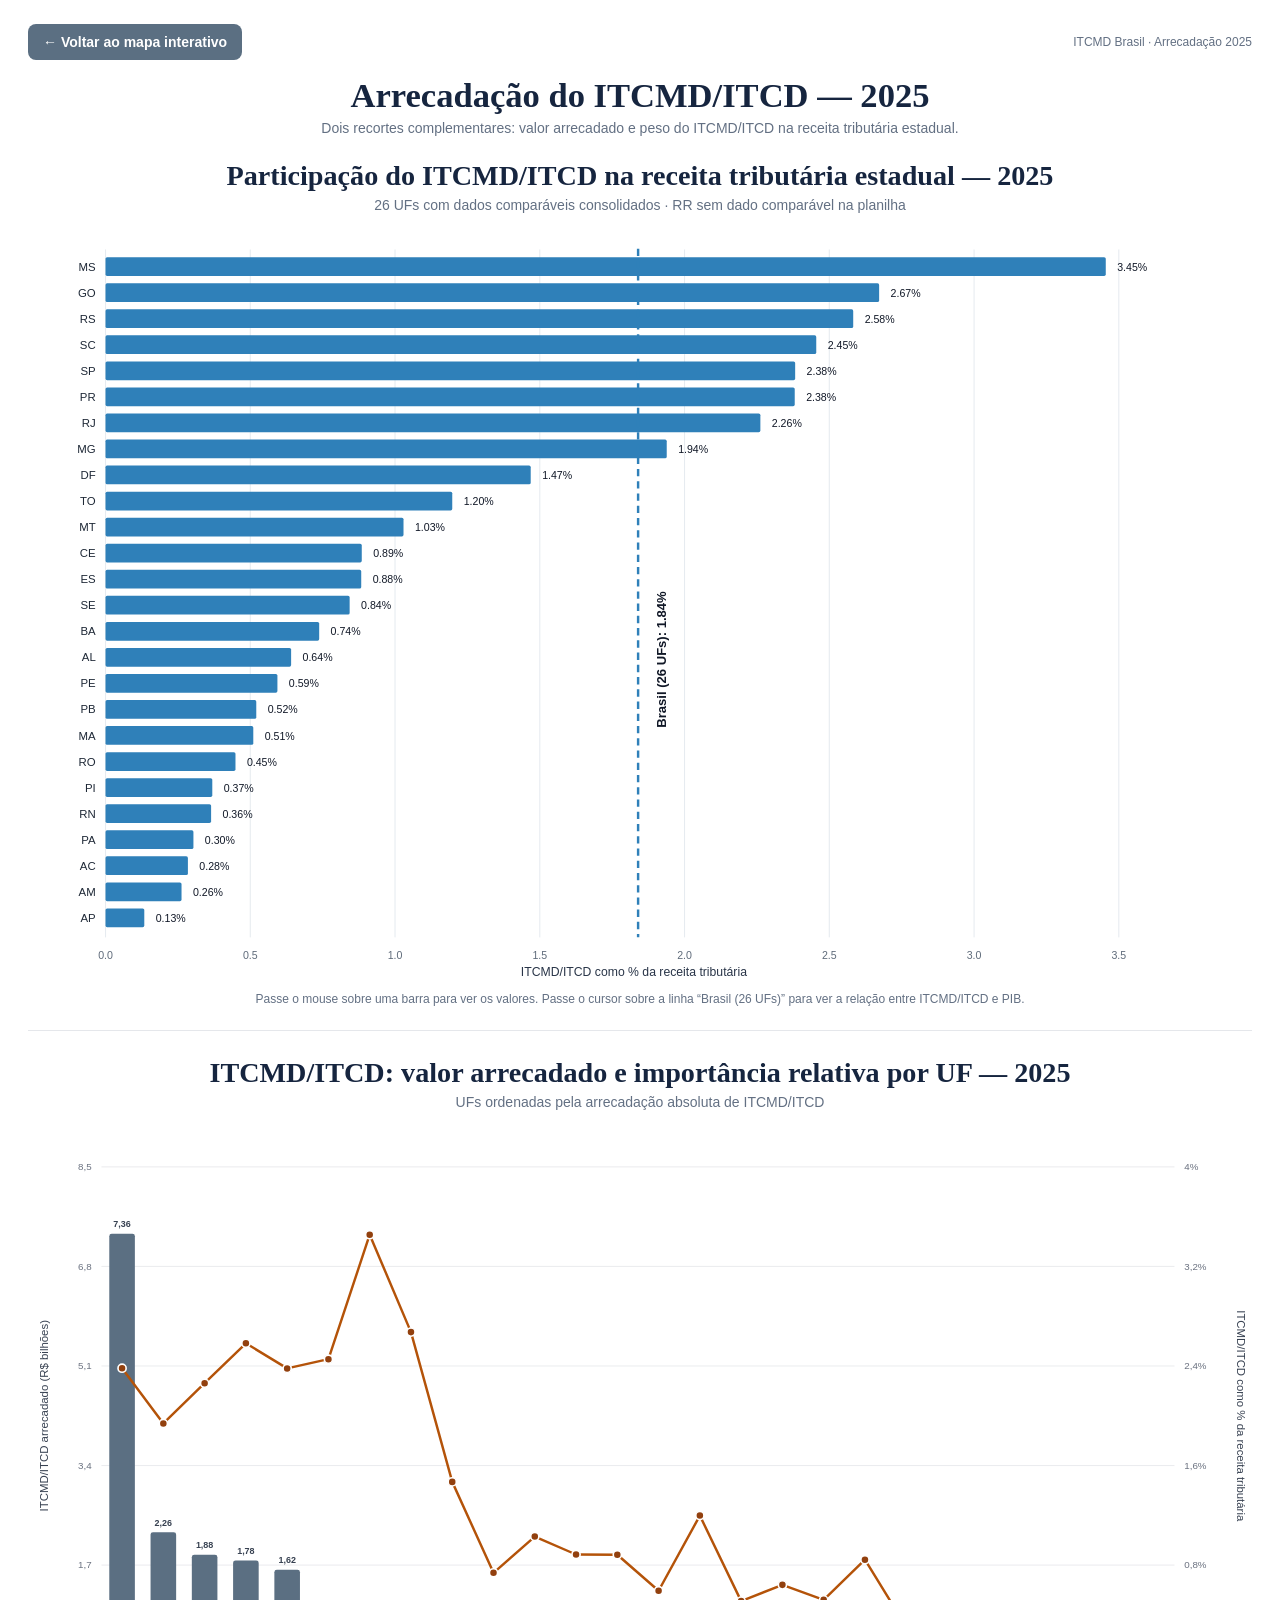
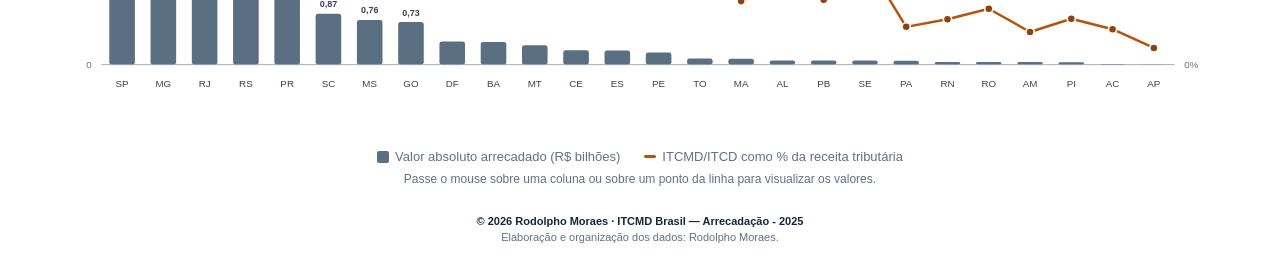
<file: grafico-itcmd-2025.html>
<!doctype html>
<html lang="pt-BR">
<head>
<meta charset="utf-8">
<meta name="viewport" content="width=device-width,initial-scale=1">
<title>ITCMD Brasil — Arrecadação 2025</title>
<style>
:root {
  --text:#16253f;
  --muted:#637083;
  --grid:#dfe5ec;
  --blue:#2f80b9;
  --blue-dark:#1f6696;
  --bar:#5b6f82;
  --bar-hover:#354a5f;
  --orange:#b45309;
  --orange-dark:#92400e;
  --panel:#f4f7fa;
}
*{box-sizing:border-box}
body{margin:0;background:#fff;color:var(--text);font-family:Arial,Helvetica,sans-serif}
.wrap{max-width:1500px;margin:0 auto;padding:24px 28px 20px}
.topbar{display:flex;justify-content:space-between;gap:16px;align-items:center;flex-wrap:wrap;margin-bottom:10px}
.back{display:inline-block;text-decoration:none;color:#fff;background:#5b6f82;padding:10px 15px;border-radius:8px;font-weight:700;font-size:14px}
.site-label{font-size:12px;color:var(--muted)}
h1{font-family:Georgia,'Times New Roman',serif;font-size:clamp(30px,2.7vw,44px);margin:16px 0 5px;text-align:center}
.lead{text-align:center;color:var(--muted);font-size:14px;margin-bottom:24px}
.section{border-top:1px solid #e5e7eb;padding-top:26px;margin-top:24px}
.section:first-of-type{border-top:none;padding-top:0}
.section h2{font-family:Georgia,'Times New Roman',serif;font-size:clamp(26px,2.2vw,36px);margin:0 0 5px;text-align:center}
.section .sub{text-align:center;color:var(--muted);font-size:14px;margin-bottom:12px}
.chart-wrap{overflow-x:auto;position:relative}
svg{display:block;width:100%;min-width:1080px;height:auto}
.legend{display:flex;justify-content:center;gap:24px;flex-wrap:wrap;color:var(--muted);font-size:13px;margin-top:7px}
.legend i{display:inline-block;width:12px;height:12px;margin-right:6px;vertical-align:-2px;border-radius:2px}
.hint{text-align:center;color:var(--muted);font-size:12px;margin-top:8px}
.tooltip{position:fixed;opacity:0;pointer-events:none;z-index:50;background:#111827;color:#fff;padding:10px 12px;border-radius:8px;box-shadow:0 8px 24px #0003;font-size:13px;line-height:1.42;transform:translate(12px,-50%);white-space:nowrap}
.tooltip strong{display:block;font-size:14px;margin-bottom:3px}
.pibtip{position:fixed;display:none;z-index:60;max-width:440px;background:var(--panel);border:1px solid #d9e0e7;border-radius:12px;padding:14px 16px;box-shadow:0 10px 28px #0002;font-size:13px;line-height:1.45}
.pibtip p{margin:5px 0}
.footer{text-align:center;color:var(--muted);font-size:11px;margin-top:28px;line-height:1.45}
.footer strong{color:var(--text)}
@media(max-width:700px){
  .wrap{padding:16px 10px}
  .back{width:100%;text-align:center}
  h1{font-size:28px}
}
</style>
</head>
<body>
<div class="wrap">
  <div class="topbar">
    <a class="back" href="index.html">← Voltar ao mapa interativo</a>
    <div class="site-label">ITCMD Brasil · Arrecadação 2025</div>
  </div>

  <h1>Arrecadação do ITCMD/ITCD — 2025</h1>
  <div class="lead">Dois recortes complementares: valor arrecadado e peso do ITCMD/ITCD na receita tributária estadual.</div>

  <section class="section">
    <h2>Participação do ITCMD/ITCD na receita tributária estadual — 2025</h2>
    <div class="sub">26 UFs com dados comparáveis consolidados · RR sem dado comparável na planilha</div>
    <div class="chart-wrap">
      <svg id="chartPct" viewBox="0 0 1500 930" aria-label="Participação do ITCMD/ITCD na receita tributária estadual por UF"></svg>
    </div>
    <div class="hint">Passe o mouse sobre uma barra para ver os valores. Passe o cursor sobre a linha “Brasil (26 UFs)” para ver a relação entre ITCMD/ITCD e PIB.</div>
  </section>

  <section class="section">
    <h2>ITCMD/ITCD: valor arrecadado e importância relativa por UF — 2025</h2>
    <div class="sub">UFs ordenadas pela arrecadação absoluta de ITCMD/ITCD</div>
    <div class="chart-wrap">
      <svg id="chartAbs" viewBox="0 0 1500 760" aria-label="Valor absoluto arrecadado de ITCMD/ITCD e importância relativa por UF"></svg>
    </div>
    <div class="legend">
      <span><i style="background:#5b6f82"></i>Valor absoluto arrecadado (R$ bilhões)</span>
      <span><i style="background:#b45309;height:3px;vertical-align:3px"></i>ITCMD/ITCD como % da receita tributária</span>
    </div>
    <div class="hint">Passe o mouse sobre uma coluna ou sobre um ponto da linha para visualizar os valores.</div>
  </section>

  <div class="footer">
    <strong>© 2026 Rodolpho Moraes · ITCMD Brasil — Arrecadação - 2025</strong><br>
    Elaboração e organização dos dados: Rodolpho Moraes.
  </div>
</div>

<div id="tip" class="tooltip"></div>
<div id="pibTip" class="pibtip">
  <p><strong>Arrecadação total de ITCMD/ITCD:</strong> R$ 19,733 bilhões</p>
  <p><strong>PIB brasileiro informado:</strong> R$ 12,7 trilhões</p>
  <p><strong>ITCMD/ITCD ÷ PIB:</strong> 0,155% — arredondando, <strong>0,16%</strong>.</p>
</div>

<script>
const dataAbs = [{"estado": "São Paulo", "uf": "SP", "itcmd": 7356323453.8, "receita": 308817766033.1, "pct": 2.3820920500446623, "itcmd_bi": 7.3563234538}, {"estado": "Minas Gerais", "uf": "MG", "itcmd": 2258916942.65, "receita": 116530782707.02, "pct": 1.9384722990570966, "itcmd_bi": 2.25891694265}, {"estado": "Rio de Janeiro", "uf": "RJ", "itcmd": 1876414681.0, "receita": 82957221212.0, "pct": 2.26190638209151, "itcmd_bi": 1.876414681}, {"estado": "Rio Grande do Sul", "uf": "RS", "itcmd": 1776600000.0, "receita": 68791100000.0, "pct": 2.5826015283953883, "itcmd_bi": 1.7766}, {"estado": "Paraná", "uf": "PR", "itcmd": 1619174115.81, "receita": 68015407147.73, "pct": 2.38059901970908, "itcmd_bi": 1.61917411581}, {"estado": "Santa Catarina", "uf": "SC", "itcmd": 867230302.85, "receita": 35326010339.97, "pct": 2.4549341816524435, "itcmd_bi": 0.86723030285}, {"estado": "Mato Grosso do Sul", "uf": "MS", "itcmd": 762386732.25, "receita": 22066498618.32, "pct": 3.454951079629158, "itcmd_bi": 0.76238673225}, {"estado": "Goiás", "uf": "GO", "itcmd": 727190000.0, "receita": 27213780000.0, "pct": 2.6721388943395588, "itcmd_bi": 0.72719}, {"estado": "Distrito Federal", "uf": "DF", "itcmd": 396938000.0, "receita": 27027498000.0, "pct": 1.4686450073921011, "itcmd_bi": 0.396938}, {"estado": "Bahia", "uf": "BA", "itcmd": 388155590.72, "receita": 52595255909.49, "pct": 0.7380049474195322, "itcmd_bi": 0.38815559072000005}, {"estado": "Mato Grosso", "uf": "MT", "itcmd": 331790915.47, "receita": 32235528024.73, "pct": 1.0292709187684512, "itcmd_bi": 0.33179091547}, {"estado": "Ceará", "uf": "CE", "itcmd": 247312036.59, "receita": 27942394650.32, "pct": 0.8850781748842265, "itcmd_bi": 0.24731203659}, {"estado": "Espírito Santo", "uf": "ES", "itcmd": 239520015.94, "receita": 27118148236.19, "pct": 0.883246207867369, "itcmd_bi": 0.23952001594}, {"estado": "Pernambuco", "uf": "PE", "itcmd": 207501000.0, "receita": 34947989000.0, "pct": 0.5937423180486866, "itcmd_bi": 0.207501}, {"estado": "Tocantins", "uf": "TO", "itcmd": 105545182.31, "receita": 8812725092.17, "pct": 1.1976452369287638, "itcmd_bi": 0.10554518231}, {"estado": "Maranhão", "uf": "MA", "itcmd": 99256893.01, "receita": 19446546553.2, "pct": 0.510408841685399, "itcmd_bi": 0.09925689301}, {"estado": "Alagoas", "uf": "AL", "itcmd": 72545891.56, "receita": 11316428186.66, "pct": 0.6410670430933176, "itcmd_bi": 0.07254589156}, {"estado": "Paraíba", "uf": "PB", "itcmd": 70577000.0, "receita": 13553783000.0, "pct": 0.5207180902925773, "itcmd_bi": 0.070577}, {"estado": "Sergipe", "uf": "SE", "itcmd": 70425210.54, "receita": 8351922713.08, "pct": 0.8432215306507402, "itcmd_bi": 0.07042521054}, {"estado": "Pará", "uf": "PA", "itcmd": 68181056.0, "receita": 22455174105.0, "pct": 0.303631829711881, "itcmd_bi": 0.068181056}, {"estado": "Rio Grande do Norte", "uf": "RN", "itcmd": 46086165.55, "receita": 12637462691.37, "pct": 0.3646789444646336, "itcmd_bi": 0.046086165549999995}, {"estado": "Rondônia", "uf": "RO", "itcmd": 45702757.11, "receita": 10181237794.55, "pct": 0.4488919523563688, "itcmd_bi": 0.04570275711}, {"estado": "Amazonas", "uf": "AM", "itcmd": 45519482.26, "receita": 17337861555.87, "pct": 0.26254380976175623, "itcmd_bi": 0.04551948226}, {"estado": "Piauí", "uf": "PI", "itcmd": 40099024.09, "receita": 10872710839.04, "pct": 0.3688042907019913, "itcmd_bi": 0.040099024090000004}, {"estado": "Acre", "uf": "AC", "itcmd": 9550865.61, "receita": 3356381239.02, "pct": 0.2845584255735106, "itcmd_bi": 0.009550865609999999}, {"estado": "Amapá", "uf": "AP", "itcmd": 3675193.0, "receita": 2744593891.0, "pct": 0.13390662320030647, "itcmd_bi": 0.003675193}];
const dataPct = [{"estado": "Mato Grosso do Sul", "uf": "MS", "itcmd": 762386732.25, "receita": 22066498618.32, "pct": 3.454951079629158}, {"estado": "Goiás", "uf": "GO", "itcmd": 727190000.0, "receita": 27213780000.0, "pct": 2.6721388943395588}, {"estado": "Rio Grande do Sul", "uf": "RS", "itcmd": 1776600000.0, "receita": 68791100000.0, "pct": 2.5826015283953883}, {"estado": "Santa Catarina", "uf": "SC", "itcmd": 867230302.85, "receita": 35326010339.97, "pct": 2.4549341816524435}, {"estado": "São Paulo", "uf": "SP", "itcmd": 7356323453.8, "receita": 308817766033.1, "pct": 2.3820920500446623}, {"estado": "Paraná", "uf": "PR", "itcmd": 1619174115.81, "receita": 68015407147.73, "pct": 2.38059901970908}, {"estado": "Rio de Janeiro", "uf": "RJ", "itcmd": 1876414681.0, "receita": 82957221212.0, "pct": 2.26190638209151}, {"estado": "Minas Gerais", "uf": "MG", "itcmd": 2258916942.65, "receita": 116530782707.02, "pct": 1.9384722990570966}, {"estado": "Distrito Federal", "uf": "DF", "itcmd": 396938000.0, "receita": 27027498000.0, "pct": 1.4686450073921011}, {"estado": "Tocantins", "uf": "TO", "itcmd": 105545182.31, "receita": 8812725092.17, "pct": 1.1976452369287638}, {"estado": "Mato Grosso", "uf": "MT", "itcmd": 331790915.47, "receita": 32235528024.73, "pct": 1.0292709187684512}, {"estado": "Ceará", "uf": "CE", "itcmd": 247312036.59, "receita": 27942394650.32, "pct": 0.8850781748842265}, {"estado": "Espírito Santo", "uf": "ES", "itcmd": 239520015.94, "receita": 27118148236.19, "pct": 0.883246207867369}, {"estado": "Sergipe", "uf": "SE", "itcmd": 70425210.54, "receita": 8351922713.08, "pct": 0.8432215306507402}, {"estado": "Bahia", "uf": "BA", "itcmd": 388155590.72, "receita": 52595255909.49, "pct": 0.7380049474195322}, {"estado": "Alagoas", "uf": "AL", "itcmd": 72545891.56, "receita": 11316428186.66, "pct": 0.6410670430933176}, {"estado": "Pernambuco", "uf": "PE", "itcmd": 207501000.0, "receita": 34947989000.0, "pct": 0.5937423180486866}, {"estado": "Paraíba", "uf": "PB", "itcmd": 70577000.0, "receita": 13553783000.0, "pct": 0.5207180902925773}, {"estado": "Maranhão", "uf": "MA", "itcmd": 99256893.01, "receita": 19446546553.2, "pct": 0.510408841685399}, {"estado": "Rondônia", "uf": "RO", "itcmd": 45702757.11, "receita": 10181237794.55, "pct": 0.4488919523563688}, {"estado": "Piauí", "uf": "PI", "itcmd": 40099024.09, "receita": 10872710839.04, "pct": 0.3688042907019913}, {"estado": "Rio Grande do Norte", "uf": "RN", "itcmd": 46086165.55, "receita": 12637462691.37, "pct": 0.3646789444646336}, {"estado": "Pará", "uf": "PA", "itcmd": 68181056.0, "receita": 22455174105.0, "pct": 0.303631829711881}, {"estado": "Acre", "uf": "AC", "itcmd": 9550865.61, "receita": 3356381239.02, "pct": 0.2845584255735106}, {"estado": "Amazonas", "uf": "AM", "itcmd": 45519482.26, "receita": 17337861555.87, "pct": 0.26254380976175623}, {"estado": "Amapá", "uf": "AP", "itcmd": 3675193.0, "receita": 2744593891.0, "pct": 0.13390662320030647}];
const national = 1.8396101149;

const tip = document.getElementById('tip');
const pibTip = document.getElementById('pibTip');

const brl = v => new Intl.NumberFormat('pt-BR',{style:'currency',currency:'BRL',maximumFractionDigits:0}).format(v);
const pct = v => new Intl.NumberFormat('pt-BR',{minimumFractionDigits:2,maximumFractionDigits:2}).format(v)+'%';
const bi = v => new Intl.NumberFormat('pt-BR',{minimumFractionDigits:2,maximumFractionDigits:2}).format(v);

function mk(svg,name,attrs={},text=''){
  const n=document.createElementNS('http://www.w3.org/2000/svg',name);
  for(const [k,v] of Object.entries(attrs)) n.setAttribute(k,v);
  if(text) n.textContent=text;
  svg.appendChild(n);
  return n;
}
function showTip(ev,d){
  tip.innerHTML=`<strong>${d.estado} (${d.uf})</strong>
    ITCMD/ITCD: <b>${brl(d.itcmd)}</b><br>
    Receita tributária: ${brl(d.receita)}<br>
    Participação: <b>${pct(d.pct)}</b>`;
  tip.style.left=ev.clientX+'px';
  tip.style.top=ev.clientY+'px';
  tip.style.opacity='1';
}
function hideTip(){ tip.style.opacity='0'; }

// CHART 1 — valor absoluto + importância relativa
(function(){
  const svg=document.getElementById('chartAbs');
  const W=1500,H=760,m={top:55,right:95,bottom:95,left:90},iw=W-m.left-m.right,ih=H-m.top-m.bottom;
  const maxA=Math.ceil(Math.max(...dataAbs.map(d=>d.itcmd_bi))*1.15*2)/2;
  const maxP=Math.ceil(Math.max(...dataAbs.map(d=>d.pct))*1.15*2)/2;
  const step=iw/dataAbs.length,bw=Math.min(34,step*.62);
  const x=i=>m.left+step*i+step/2, yA=v=>m.top+ih-(v/maxA)*ih, yP=v=>m.top+ih-(v/maxP)*ih;

  mk(svg,'rect',{x:0,y:0,width:W,height:H,fill:'#fff'});
  for(let t=0;t<=5;t++){
    const va=maxA*t/5, y=yA(va);
    mk(svg,'line',{x1:m.left,y1:y,x2:W-m.right,y2:y,stroke:'#e5e7eb'});
    mk(svg,'text',{x:m.left-12,y:y+4,'text-anchor':'end',fill:'#6b7280','font-size':12},new Intl.NumberFormat('pt-BR',{maximumFractionDigits:1}).format(va));
    const vp=maxP*t/5;
    mk(svg,'text',{x:W-m.right+12,y:yP(vp)+4,fill:'#6b7280','font-size':12},new Intl.NumberFormat('pt-BR',{maximumFractionDigits:1}).format(vp)+'%');
  }
  mk(svg,'text',{x:24,y:m.top+ih/2,transform:`rotate(-90 24 ${m.top+ih/2})`,'text-anchor':'middle',fill:'#374151','font-size':14},'ITCMD/ITCD arrecadado (R$ bilhões)');
  mk(svg,'text',{x:W-18,y:m.top+ih/2,transform:`rotate(90 ${W-18} ${m.top+ih/2})`,'text-anchor':'middle',fill:'#374151','font-size':14},'ITCMD/ITCD como % da receita tributária');

  dataAbs.forEach((d,i)=>{
    const cx=x(i), yy=yA(d.itcmd_bi), h=m.top+ih-yy;
    const r=mk(svg,'rect',{x:cx-bw/2,y:yy,width:bw,height:h,rx:3,fill:'#5b6f82',cursor:'pointer'});
    r.addEventListener('mousemove',e=>showTip(e,d));
    r.addEventListener('mouseenter',()=>r.setAttribute('fill','#354a5f'));
    r.addEventListener('mouseleave',()=>{r.setAttribute('fill','#5b6f82');hideTip();});
    if(d.itcmd_bi>=0.7) mk(svg,'text',{x:cx,y:yy-8,'text-anchor':'middle',fill:'#374151','font-size':11,'font-weight':600},bi(d.itcmd_bi));
    mk(svg,'text',{x:cx,y:H-m.bottom+28,'text-anchor':'middle',fill:'#374151','font-size':12},d.uf);
  });

  const pts=dataAbs.map((d,i)=>[x(i),yP(d.pct)]);
  mk(svg,'path',{d:pts.map((p,i)=>(i?'L':'M')+p[0]+' '+p[1]).join(' '),fill:'none',stroke:'#b45309','stroke-width':3,'stroke-linejoin':'round','stroke-linecap':'round'});
  dataAbs.forEach((d,i)=>{
    const c=mk(svg,'circle',{cx:x(i),cy:yP(d.pct),r:5,fill:'#92400e',stroke:'#fff','stroke-width':2,cursor:'pointer'});
    c.addEventListener('mousemove',e=>showTip(e,d));
    c.addEventListener('mouseleave',hideTip);
  });
  mk(svg,'line',{x1:m.left,y1:m.top+ih,x2:W-m.right,y2:m.top+ih,stroke:'#9ca3af'});
})();

// CHART 2 — participação por UF + linha nacional
(function(){
  const svg=document.getElementById('chartPct');
  const W=1500,H=930,m={top:35,right:110,bottom:65,left:95},iw=W-m.left-m.right,ih=H-m.top-m.bottom;
  const maxX=3.65,row=ih/dataPct.length,barH=Math.min(24,row*.72);
  const x=v=>m.left+(v/maxX)*iw, y=i=>m.top+i*row+row/2;

  mk(svg,'rect',{x:0,y:0,width:W,height:H,fill:'#fff'});
  for(let v=0;v<=3.5001;v+=0.5){
    const xx=x(v);
    mk(svg,'line',{x1:xx,y1:m.top-5,x2:xx,y2:H-m.bottom+8,stroke:'#dfe5ec'});
    mk(svg,'text',{x:xx,y:H-m.bottom+34,'text-anchor':'middle',fill:'#5f6b7a','font-size':13},v.toFixed(1));
  }
  mk(svg,'text',{x:m.left+iw/2,y:H-10,'text-anchor':'middle',fill:'#293548','font-size':15},'ITCMD/ITCD como % da receita tributária');

  dataPct.forEach((d,i)=>{
    const yy=y(i), w=x(d.pct)-m.left;
    mk(svg,'text',{x:m.left-12,y:yy+5,'text-anchor':'end',fill:'#1f2937','font-size':14},d.uf);
    const r=mk(svg,'rect',{x:m.left,y:yy-barH/2,width:w,height:barH,rx:2,fill:'#2f80b9',cursor:'pointer'});
    mk(svg,'text',{x:x(d.pct)+14,y:yy+5,fill:'#111827','font-size':13},d.pct.toFixed(2)+'%');
    r.addEventListener('mousemove',e=>showTip(e,d));
    r.addEventListener('mouseenter',()=>r.setAttribute('fill','#1f6696'));
    r.addEventListener('mouseleave',()=>{r.setAttribute('fill','#2f80b9');hideTip();});
  });

  const nx=x(national);
  const hit=mk(svg,'rect',{x:nx-13,y:m.top-6,width:26,height:ih+15,fill:'transparent',cursor:'pointer'});
  mk(svg,'line',{x1:nx,y1:m.top-6,x2:nx,y2:H-m.bottom+8,stroke:'#2f80b9','stroke-width':3,'stroke-dasharray':'9 6','pointer-events':'none'});
  mk(svg,'text',{x:nx+34,y:m.top+ih*.70,fill:'#111827','font-size':16,'font-weight':'700',
    transform:`rotate(-90 ${nx+34} ${m.top+ih*.70})`,'pointer-events':'none'},`Brasil (26 UFs): ${national.toFixed(2)}%`);

  function showPIB(ev){
    pibTip.style.display='block';
    const maxLeft=Math.max(10,window.innerWidth-460);
    pibTip.style.left=Math.min(ev.clientX+18,maxLeft)+'px';
    pibTip.style.top=Math.max(ev.clientY-75,10)+'px';
  }
  function hidePIB(){pibTip.style.display='none';}
  hit.addEventListener('mouseenter',ev=>{hit.setAttribute('fill','rgba(47,128,185,.06)');showPIB(ev);});
  hit.addEventListener('mousemove',showPIB);
  hit.addEventListener('mouseleave',()=>{hit.setAttribute('fill','transparent');hidePIB();});
})();
</script>
</body>
</html>
</file>
